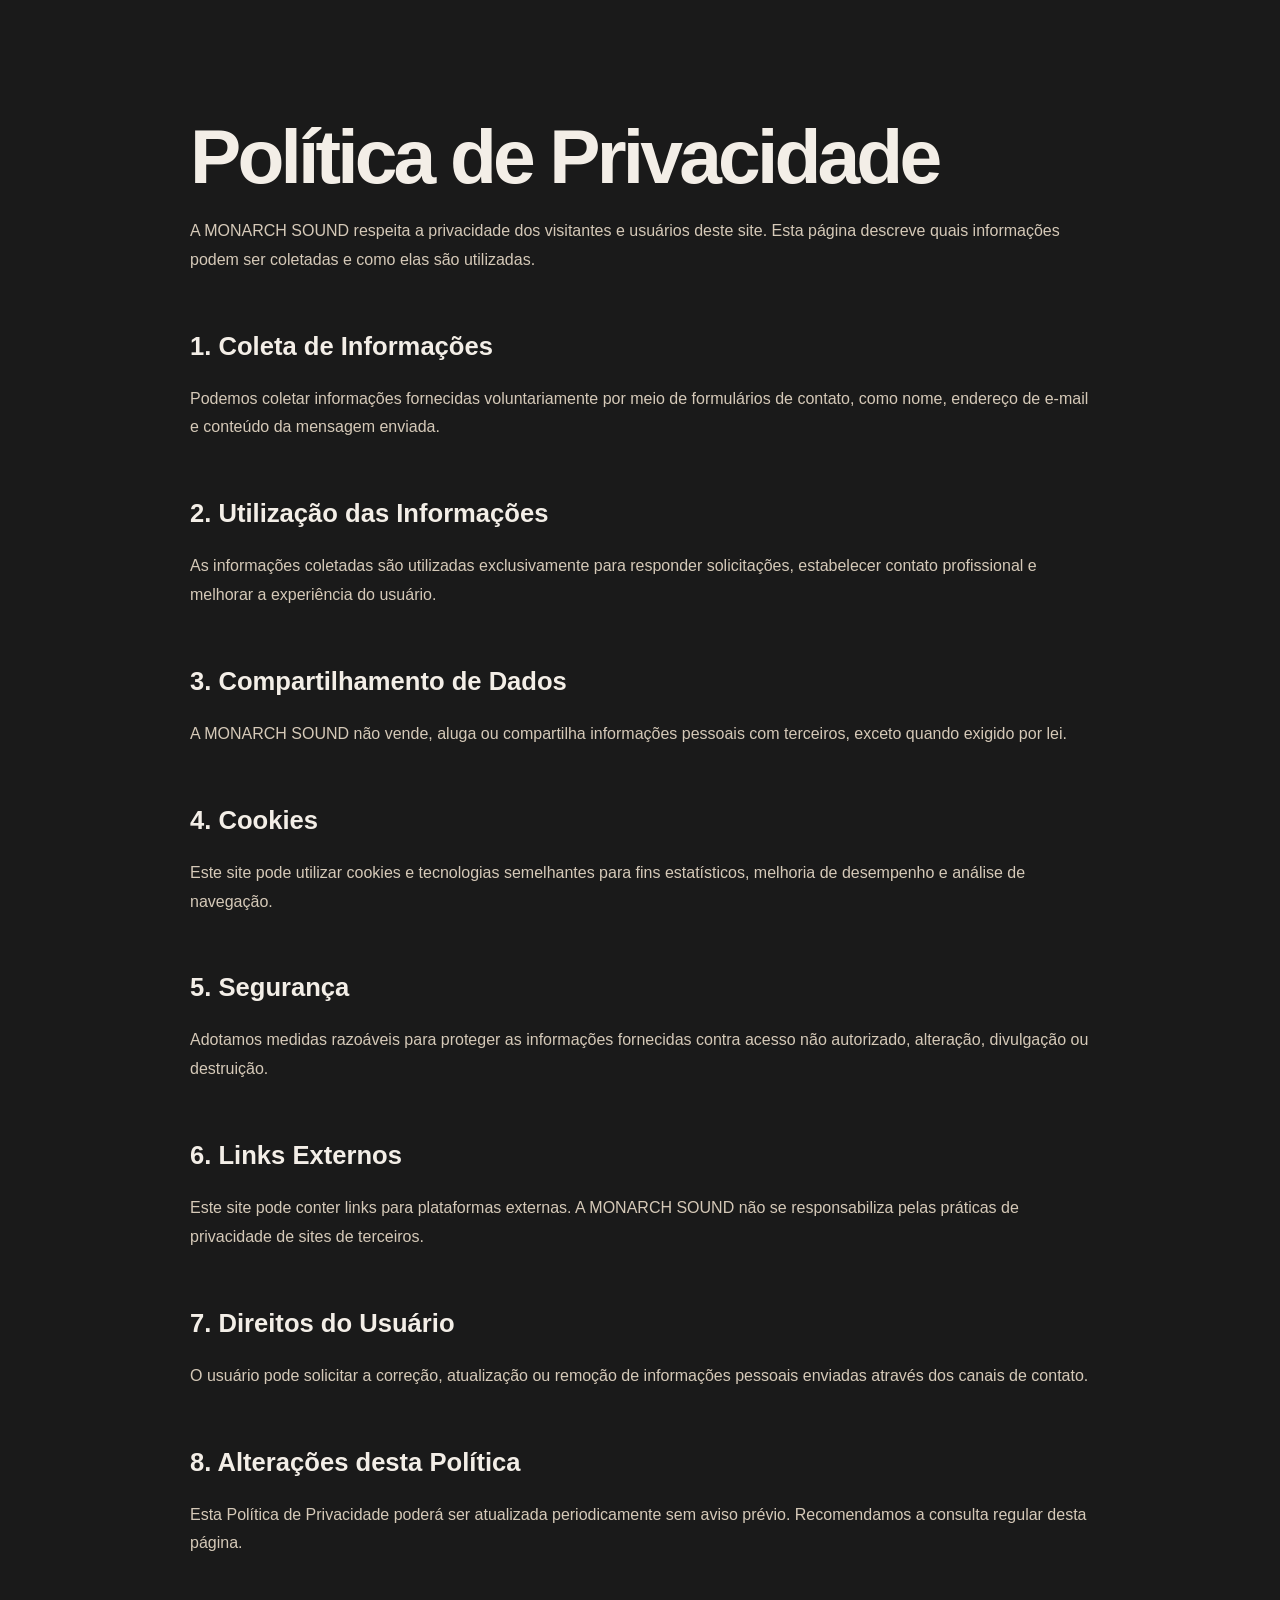
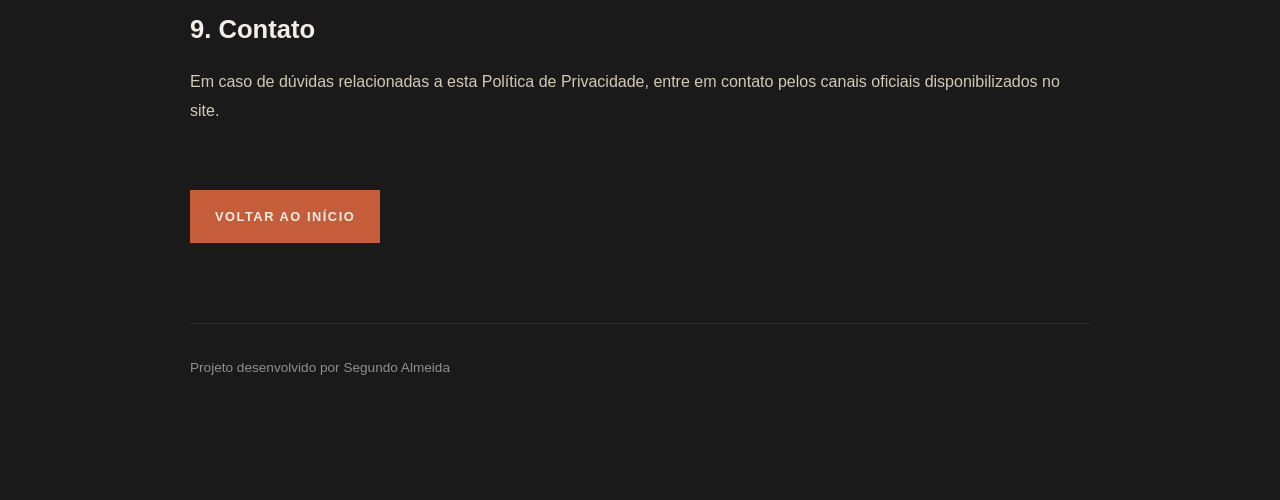
<file: politica-de-privacidade.html>
<!doctype html>
<html lang="pt-BR">
  <head>
    <meta charset="UTF-8" />
    <meta name="viewport" content="width=device-width, initial-scale=1.0" />

    <title>Política de Privacidade | MONARCH SOUND</title>

    <meta
      name="description"
      content="Política de Privacidade da MONARCH SOUND."
    />

    <link rel="icon" href="assets/icons/favicon/favicon-primary.png" />

    <style>
      :root {
        --bg: #1a1a1a;
        --bg-secondary: #232323;

        --off: #f3eee7;
        --beige: #e7ded2;
        --beige-strong: #d5c9b8;

        --accent: #c65d3a;

        --font-heading: "Space Grotesk", sans-serif;
        --font-body: "Inter", sans-serif;
      }

      * {
        margin: 0;
        padding: 0;
        box-sizing: border-box;
      }

      body {
        background: var(--bg);
        color: var(--off);
        font-family: var(--font-body);
        line-height: 1.8;
      }

      .container {
        width: min(90%, 900px);
        margin: auto;
        padding: 120px 0;
      }

      h1 {
        font-family: var(--font-heading);
        font-size: clamp(3rem, 6vw, 5rem);
        line-height: 0.95;
        letter-spacing: -0.05em;
        margin-bottom: 24px;
      }

      h2 {
        font-family: var(--font-heading);
        font-size: 1.6rem;
        margin-top: 48px;
        margin-bottom: 16px;
      }

      p {
        color: var(--beige-strong);
        margin-bottom: 16px;
      }

      a {
        color: var(--accent);
        text-decoration: none;
      }

      .back-link {
        display: inline-block;
        margin-top: 48px;
        padding: 14px 24px;
        border: 1px solid var(--accent);
        background: var(--accent);
        color: var(--off);
        font-size: 0.8rem;
        font-weight: 700;
        letter-spacing: 0.12em;
        text-transform: uppercase;
        transition: 0.3s;
      }

      .back-link:hover {
        background: transparent;
        color: var(--accent);
      }

      .footer-note {
        margin-top: 80px;
        padding-top: 32px;
        border-top: 1px solid rgba(255, 255, 255, 0.08);
        color: rgba(243, 238, 231, 0.55);
        font-size: 0.85rem;
      }
    </style>
  </head>

  <body>
    <main class="container">
      <h1>Política de Privacidade</h1>

      <p>
        A MONARCH SOUND respeita a privacidade dos visitantes e usuários deste
        site. Esta página descreve quais informações podem ser coletadas e como
        elas são utilizadas.
      </p>

      <h2>1. Coleta de Informações</h2>

      <p>
        Podemos coletar informações fornecidas voluntariamente por meio de
        formulários de contato, como nome, endereço de e-mail e conteúdo da
        mensagem enviada.
      </p>

      <h2>2. Utilização das Informações</h2>

      <p>
        As informações coletadas são utilizadas exclusivamente para responder
        solicitações, estabelecer contato profissional e melhorar a experiência
        do usuário.
      </p>

      <h2>3. Compartilhamento de Dados</h2>

      <p>
        A MONARCH SOUND não vende, aluga ou compartilha informações pessoais com
        terceiros, exceto quando exigido por lei.
      </p>

      <h2>4. Cookies</h2>

      <p>
        Este site pode utilizar cookies e tecnologias semelhantes para fins
        estatísticos, melhoria de desempenho e análise de navegação.
      </p>

      <h2>5. Segurança</h2>

      <p>
        Adotamos medidas razoáveis para proteger as informações fornecidas
        contra acesso não autorizado, alteração, divulgação ou destruição.
      </p>

      <h2>6. Links Externos</h2>

      <p>
        Este site pode conter links para plataformas externas. A MONARCH SOUND
        não se responsabiliza pelas práticas de privacidade de sites de
        terceiros.
      </p>

      <h2>7. Direitos do Usuário</h2>

      <p>
        O usuário pode solicitar a correção, atualização ou remoção de
        informações pessoais enviadas através dos canais de contato.
      </p>

      <h2>8. Alterações desta Política</h2>

      <p>
        Esta Política de Privacidade poderá ser atualizada periodicamente sem
        aviso prévio. Recomendamos a consulta regular desta página.
      </p>

      <h2>9. Contato</h2>

      <p>
        Em caso de dúvidas relacionadas a esta Política de Privacidade, entre em
        contato pelos canais oficiais disponibilizados no site.
      </p>

      <a href="index.html" class="back-link"> Voltar ao Início </a>

      <div class="footer-note">Projeto desenvolvido por Segundo Almeida</div>
    </main>
  </body>
</html>
</file>
